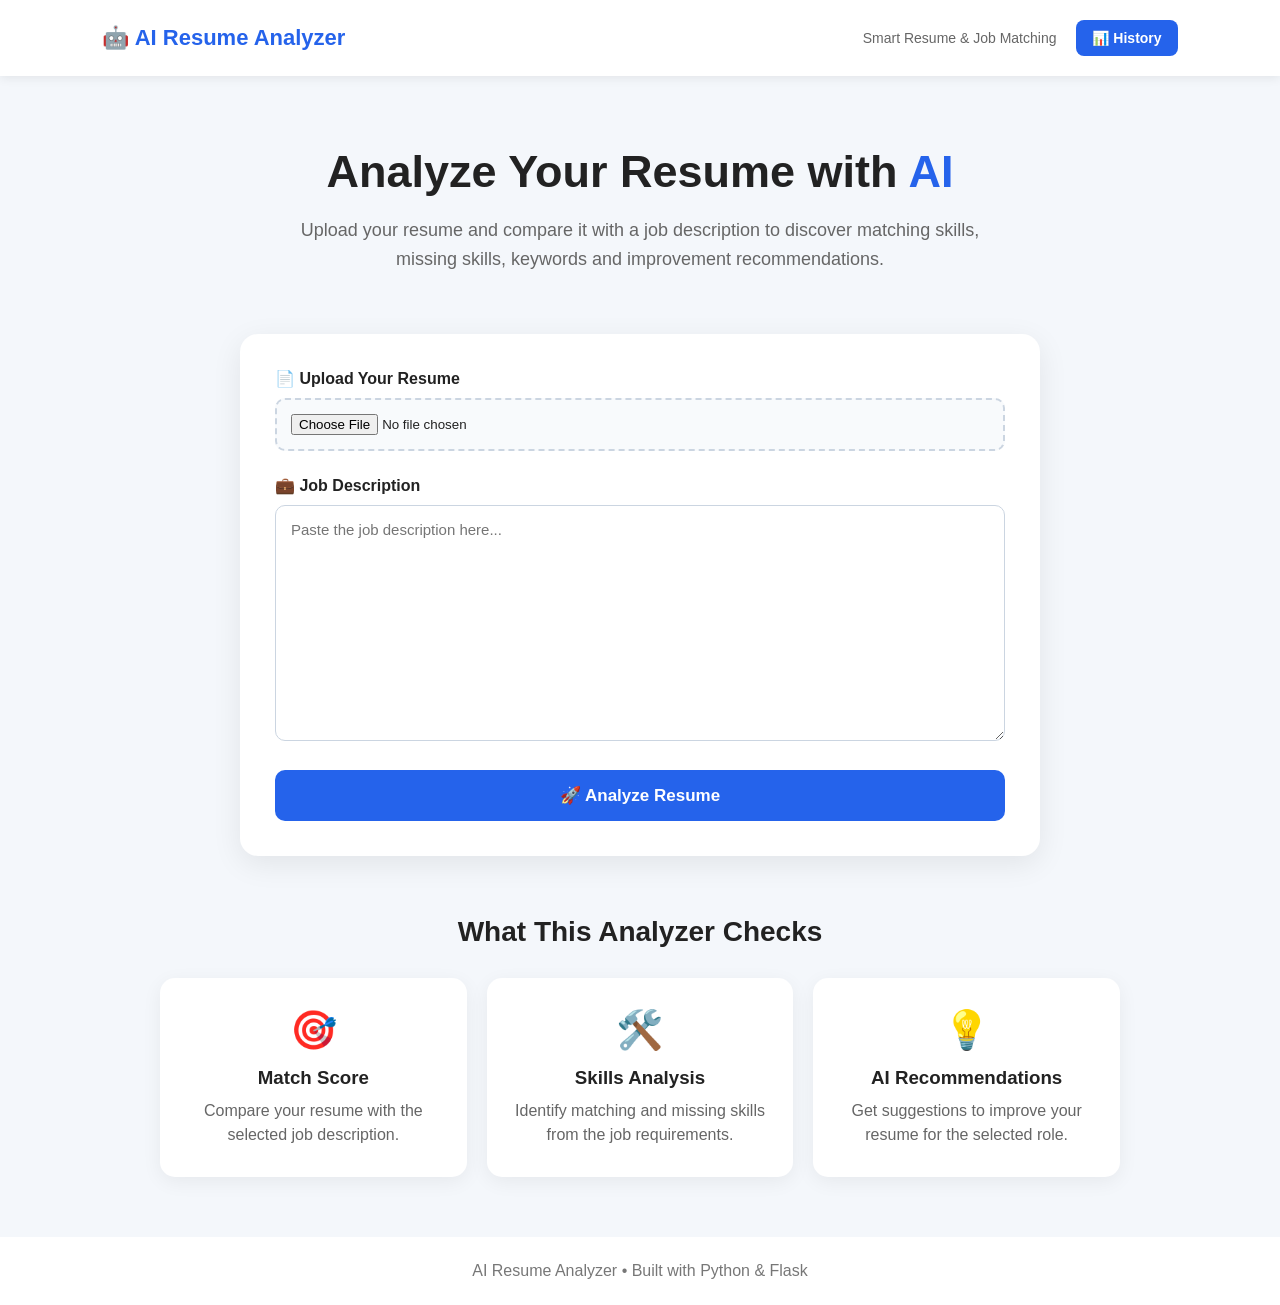
<file: templates/index.html>
<!DOCTYPE html>
<html lang="en">

<head>

    <meta charset="UTF-8">

    <meta name="viewport" content="width=device-width, initial-scale=1.0">

    <title>AI Resume Analyzer</title>

    <style>

        * {
            box-sizing: border-box;
            margin: 0;
            padding: 0;
        }

        body {
            font-family: Arial, sans-serif;
            background: #f4f7fb;
            color: #222;
        }

        /* NAVBAR */

        nav {
            background: white;
            padding: 20px 8%;
            display: flex;
            justify-content: space-between;
            align-items: center;
            box-shadow: 0 2px 10px rgba(0, 0, 0, 0.08);
        }

        .logo {
            font-size: 22px;
            font-weight: bold;
            color: #2563eb;
        }

        .nav-links {
            display: flex;
            align-items: center;
            gap: 20px;
        }

        .nav-links span {
            color: #666;
            font-size: 14px;
        }

        .history-link {
            text-decoration: none;
            background: #2563eb;
            color: white;
            padding: 10px 16px;
            border-radius: 8px;
            font-size: 14px;
            font-weight: bold;
        }

        .history-link:hover {
            background: #1d4ed8;
        }

        /* HERO */

        .hero {
            text-align: center;
            padding: 70px 20px 40px;
        }

        .hero h1 {
            font-size: 45px;
            margin-bottom: 18px;
        }

        .hero h1 span {
            color: #2563eb;
        }

        .hero p {
            max-width: 700px;
            margin: auto;
            color: #666;
            font-size: 18px;
            line-height: 1.6;
        }

        /* ANALYZER */

        .analyzer {
            max-width: 800px;
            margin: 20px auto 60px;
            background: white;
            padding: 35px;
            border-radius: 18px;
            box-shadow: 0 8px 30px rgba(0, 0, 0, 0.08);
        }

        .form-group {
            margin-bottom: 25px;
        }

        label {
            display: block;
            font-weight: bold;
            margin-bottom: 10px;
            font-size: 16px;
        }

        input[type="file"] {
            width: 100%;
            padding: 14px;
            border: 2px dashed #cbd5e1;
            border-radius: 10px;
            background: #f8fafc;
        }

        textarea {
            width: 100%;
            padding: 15px;
            border: 1px solid #cbd5e1;
            border-radius: 10px;
            resize: vertical;
            font-family: Arial, sans-serif;
            font-size: 15px;
        }

        textarea:focus,
        input:focus {
            outline: none;
            border-color: #2563eb;
        }

        button {
            width: 100%;
            padding: 15px;
            border: none;
            border-radius: 10px;
            background: #2563eb;
            color: white;
            font-size: 17px;
            font-weight: bold;
            cursor: pointer;
        }

        button:hover {
            background: #1d4ed8;
        }

        /* FEATURES */

        .features {
            max-width: 1000px;
            margin: 0 auto 60px;
            padding: 0 20px;
        }

        .features h2 {
            text-align: center;
            margin-bottom: 30px;
            font-size: 28px;
        }

        .feature-grid {
            display: grid;
            grid-template-columns: repeat(3, 1fr);
            gap: 20px;
        }

        .feature {
            background: white;
            padding: 30px 25px;
            border-radius: 15px;
            text-align: center;
            box-shadow: 0 5px 20px rgba(0, 0, 0, 0.06);
        }

        .feature-icon {
            font-size: 38px;
            margin-bottom: 15px;
        }

        .feature h3 {
            margin-bottom: 10px;
        }

        .feature p {
            color: #666;
            line-height: 1.5;
        }

        /* FOOTER */

        footer {
            text-align: center;
            padding: 25px;
            background: white;
            color: #777;
            margin-top: 30px;
        }

        /* MOBILE */

        @media (max-width: 700px) {

            nav {
                padding: 18px 5%;
            }

            .nav-links span {
                display: none;
            }

            .hero {
                padding-top: 50px;
            }

            .hero h1 {
                font-size: 32px;
            }

            .hero p {
                font-size: 16px;
            }

            .analyzer {
                margin-left: 15px;
                margin-right: 15px;
                padding: 25px;
            }

            .feature-grid {
                grid-template-columns: 1fr;
            }

        }

    </style>

</head>


<body>


    <!-- NAVBAR -->

    <nav>

        <div class="logo">
            🤖 AI Resume Analyzer
        </div>

        <div class="nav-links">

            <span>
                Smart Resume & Job Matching
            </span>

            <a href="/history" class="history-link">
                📊 History
            </a>

        </div>

    </nav>


    <!-- HERO -->

    <section class="hero">

        <h1>
            Analyze Your Resume with
            <span>AI</span>
        </h1>

        <p>
            Upload your resume and compare it with a job
            description to discover matching skills,
            missing skills, keywords and improvement
            recommendations.
        </p>

    </section>


    <!-- ANALYZER -->

    <section class="analyzer">

        <form
            action="/analyze"
            method="POST"
            enctype="multipart/form-data"
        >

            <div class="form-group">

                <label>
                    📄 Upload Your Resume
                </label>

                <input
                    type="file"
                    name="resume"
                    accept=".pdf,.docx"
                    required
                >

            </div>


            <div class="form-group">

                <label>
                    💼 Job Description
                </label>

                <textarea
                    name="job_description"
                    rows="12"
                    placeholder="Paste the job description here..."
                    required
                ></textarea>

            </div>


            <button type="submit">
                🚀 Analyze Resume
            </button>

        </form>

    </section>


    <!-- FEATURES -->

    <section class="features">

        <h2>
            What This Analyzer Checks
        </h2>

        <div class="feature-grid">


            <div class="feature">

                <div class="feature-icon">
                    🎯
                </div>

                <h3>
                    Match Score
                </h3>

                <p>
                    Compare your resume with the
                    selected job description.
                </p>

            </div>


            <div class="feature">

                <div class="feature-icon">
                    🛠️
                </div>

                <h3>
                    Skills Analysis
                </h3>

                <p>
                    Identify matching and missing
                    skills from the job requirements.
                </p>

            </div>


            <div class="feature">

                <div class="feature-icon">
                    💡
                </div>

                <h3>
                    AI Recommendations
                </h3>

                <p>
                    Get suggestions to improve your
                    resume for the selected role.
                </p>

            </div>


        </div>

    </section>


    <!-- FOOTER -->

    <footer>

        AI Resume Analyzer • Built with Python & Flask

    </footer>


</body>

</html>
</file>
